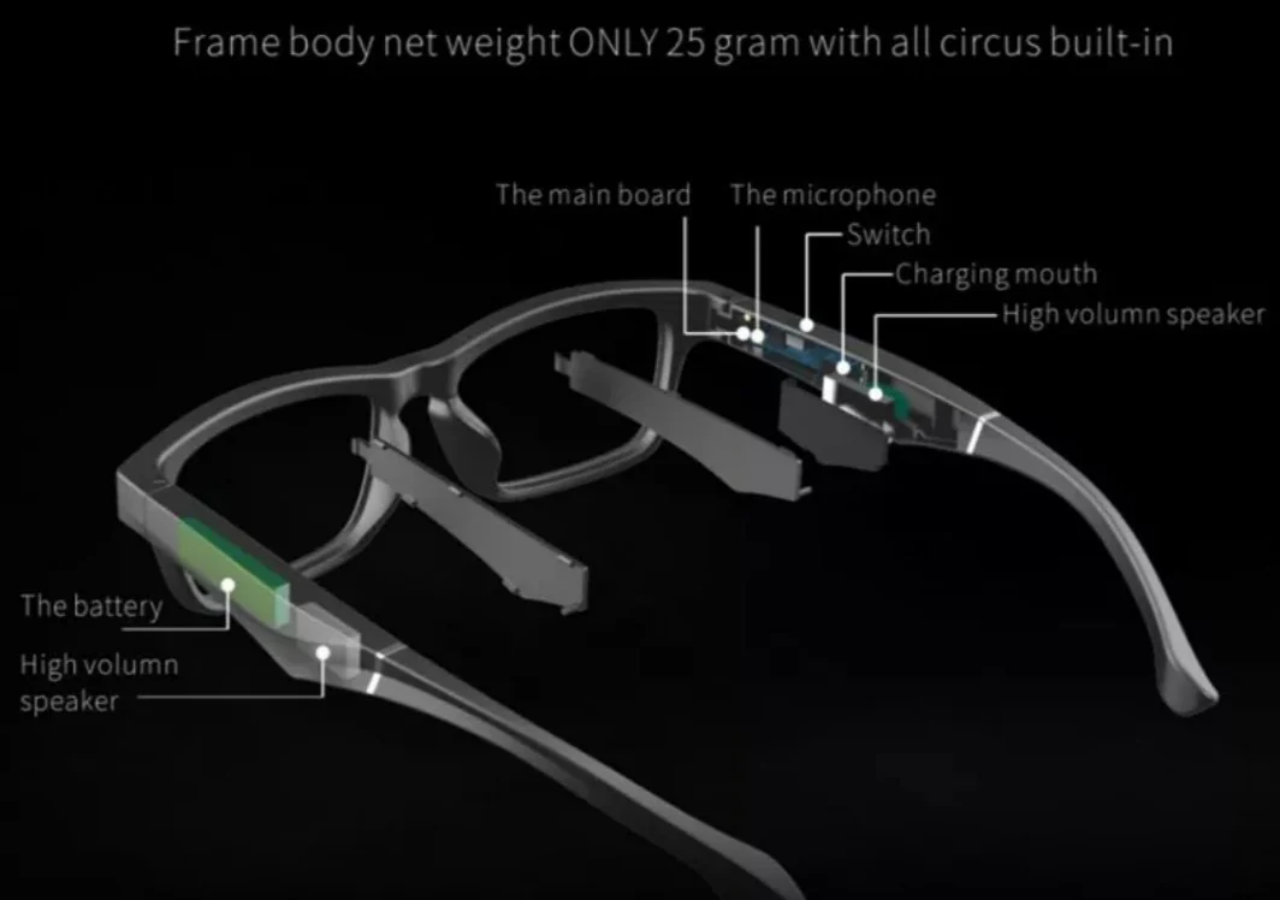
<file: specs.html>
<!DOCTYPE html>
<html>
<head>
<title>Full Page Image</title>
<style>
  body, html {
    margin: 0; 
    height: 100%; 
    overflow: hidden; 
  }

  .full-page-image {
    background-image: url('Sources/Smart-glasses.jpg'); 
    background-size: cover; 
    height: 100%; 
    width: 100%; 
    background-position: center center; 
    background-repeat: no-repeat; 
  }
</style>
</head>
<body>

<div class="full-page-image"></div>

</body>
</html>
</file>
